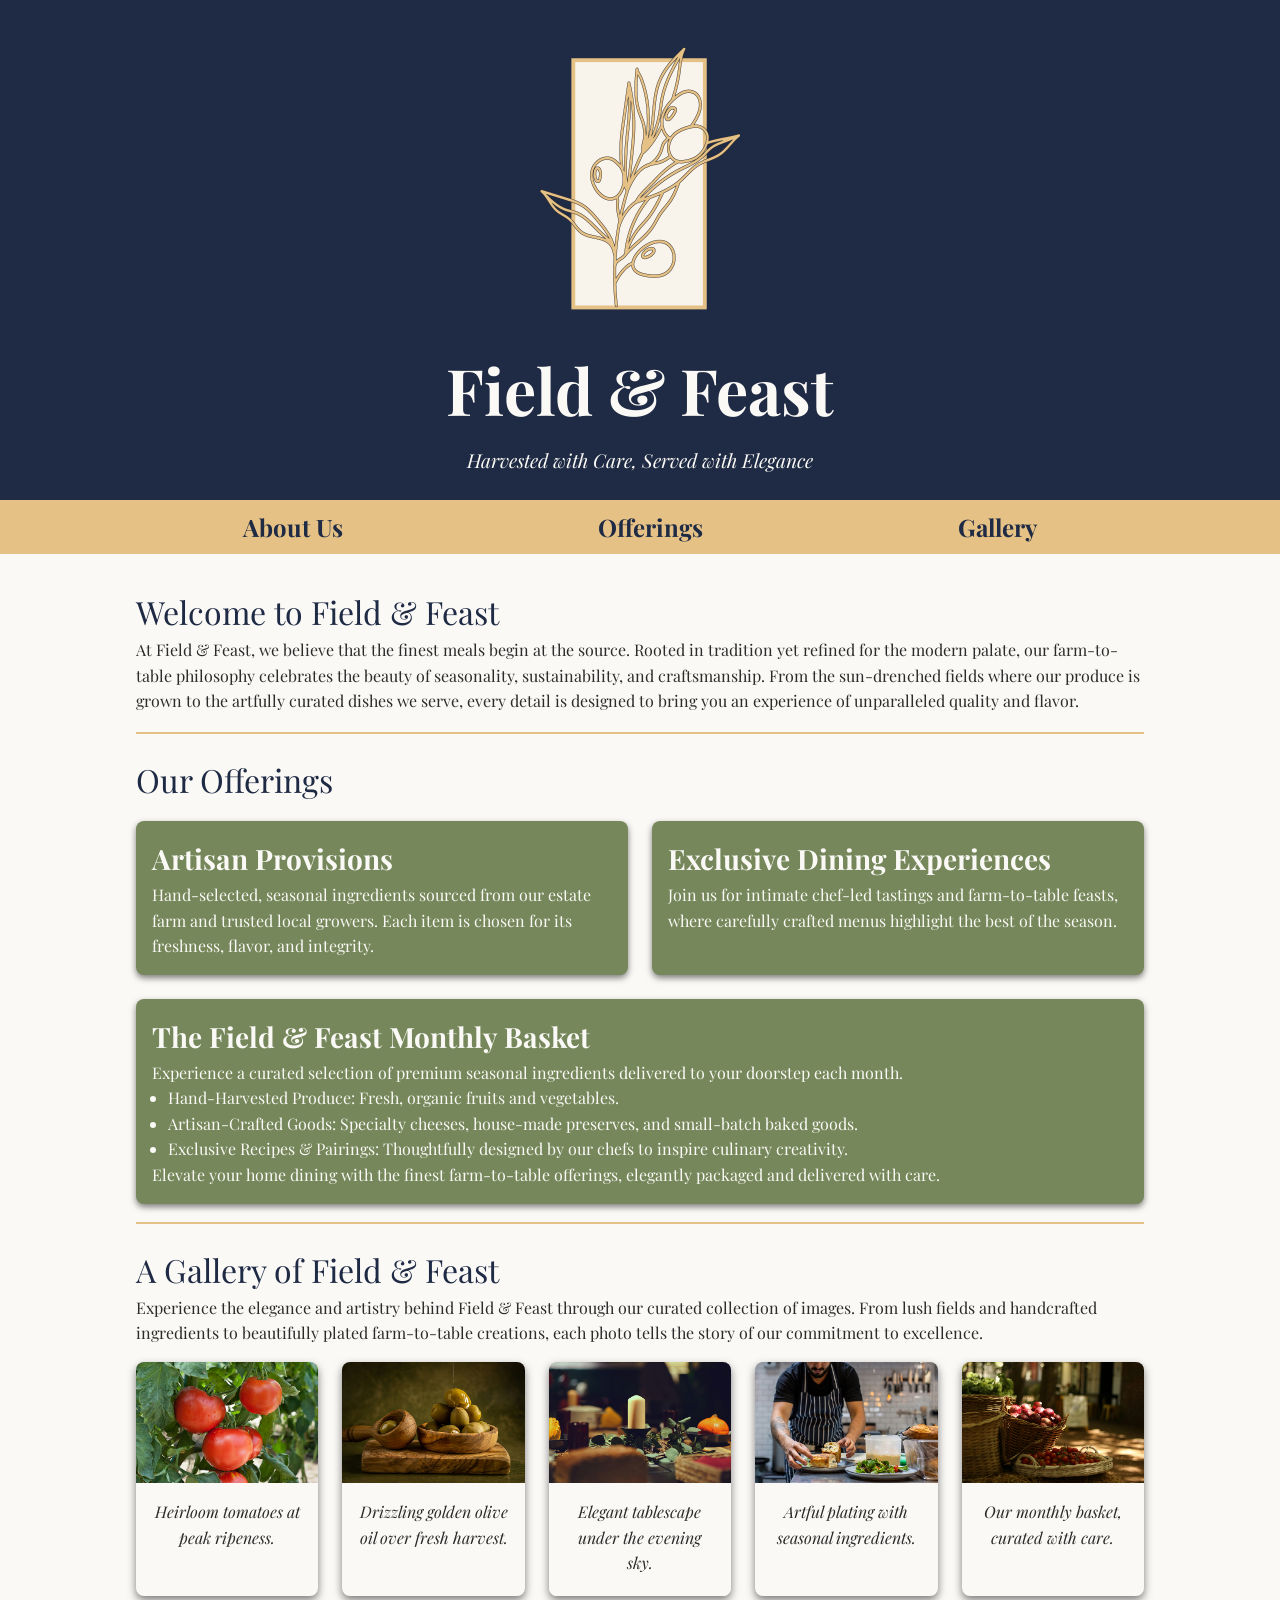
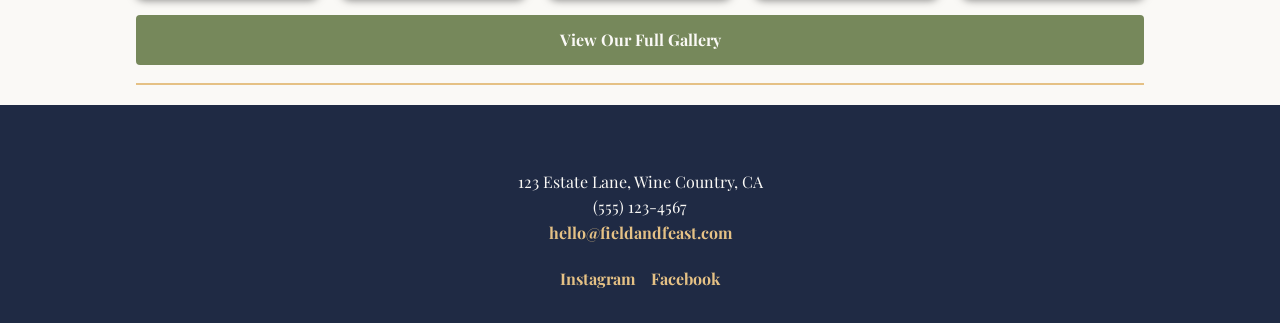
<file: index.html>
<!DOCTYPE html>
<html lang="en">
<head>
    <meta charset="UTF-8">
    <meta name="viewport" content="width=device-width, initial-scale=1">
    <title>Field & Feast</title>
    <link rel="stylesheet" href="styles.css">
</head>
<body>
    <header>
        <img src="images/fieldandfeast-logo.png" alt="Field & Feast Logo" class="logo">
        <h1>Field & Feast</h1>
        <p class="tagline">Harvested with Care, Served with Elegance</p>
        <nav>
            <ul>
                <li><a href="#about">About Us</a></li>
                <li><a href="#offerings">Offerings</a></li>
                <li><a href="#gallery">Gallery</a></li>
            </ul>
        </nav>
    </header>

    <main>
        <section id="about">
            <h2>Welcome to Field & Feast</h2>
            <p>At Field & Feast, we believe that the finest meals begin at the source. Rooted in tradition yet refined for the modern palate, our farm-to-table philosophy celebrates the beauty of seasonality, sustainability, and craftsmanship. From the sun-drenched fields where our produce is grown to the artfully curated dishes we serve, every detail is designed to bring you an experience of unparalleled quality and flavor.</p>
        </section>

        <section id="offerings">
            <h2>Our Offerings</h2>
            <div class="offerings-grid">
                <div class="offering">
                    <h3>Artisan Provisions</h3>
                    <p>Hand-selected, seasonal ingredients sourced from our estate farm and trusted local growers. Each item is chosen for its freshness, flavor, and integrity.</p>
                </div>

                <div class="offering">
                    <h3>Exclusive Dining Experiences</h3>
                    <p>Join us for intimate chef-led tastings and farm-to-table feasts, where carefully crafted menus highlight the best of the season.</p>
                </div>

                <div class="offering">
                    <h3>The Field &amp; Feast Monthly Basket</h3>
                    <p>Experience a curated selection of premium seasonal ingredients delivered to your doorstep each month.</p>
                    <ul>
                        <li>Hand-Harvested Produce: Fresh, organic fruits and vegetables.</li>
                        <li>Artisan-Crafted Goods: Specialty cheeses, house-made preserves, and small-batch baked goods.</li>
                        <li>Exclusive Recipes &amp; Pairings: Thoughtfully designed by our chefs to inspire culinary creativity.</li>
                    </ul>
                    <p>Elevate your home dining with the finest farm-to-table offerings, elegantly packaged and delivered with care.</p>
                </div>
            </div>
        </section>

        <section id="gallery">
            <h2>A Gallery of Field & Feast</h2>
            <p>Experience the elegance and artistry behind Field & Feast through our curated collection of images. From lush fields and handcrafted ingredients to beautifully plated farm-to-table creations, each photo tells the story of our commitment to excellence.</p>
            
            <div class="gallery-grid">
                <figure>
                    <picture>
                        <source media="(min-width: 600px)" srcset="images/tomatoes-600w.jpg">
                        <source media="(min-width: 300px)" srcset="images/tomatoes-300w.jpg">
                        <img src="images/tomatoes-200w.jpg" alt="Heirloom tomatoes at peak ripeness" loading="lazy">
                    </picture>
                    <figcaption>Heirloom tomatoes at peak ripeness.</figcaption>
                </figure>

                <figure>
                    <picture>
                        <source media="(min-width: 600px)" srcset="images/olive-oil-600w.jpg">
                        <source media="(min-width: 300px)" srcset="images/olive-oil-300w.jpg">
                        <img src="images/olive-oil-200w.jpg" alt="Drizzling golden olive oil over fresh harvest" loading="lazy">
                    </picture>
                    <figcaption>Drizzling golden olive oil over fresh harvest.</figcaption>
                </figure>

                <figure>
                    <picture>
                        <source media="(min-width: 600px)" srcset="images/table-setting-600w.jpg">
                        <source media="(min-width: 300px)" srcset="images/table-setting-300w.jpg">
                        <img src="images/table-setting-200w.jpg" alt="Elegant tablescape under the evening sky" loading="lazy">
                    </picture>
                    <figcaption>Elegant tablescape under the evening sky.</figcaption>
                </figure>

                <figure>
                    <picture>
                        <source media="(min-width: 600px)" srcset="images/chef-plating-600w.jpg">
                        <source media="(min-width: 300px)" srcset="images/chef-plating-300w.jpg">
                        <img src="images/chef-plating-200w.jpg" alt="Artful plating with seasonal ingredients" loading="lazy">
                    </picture>
                    <figcaption>Artful plating with seasonal ingredients.</figcaption>
                </figure>

                <figure>
                    <picture>
                        <source media="(min-width: 600px)" srcset="images/basket-600w.jpg">
                        <source media="(min-width: 300px)" srcset="images/basket-300w.jpg">
                        <img src="images/basket-200w.jpg" alt="Our monthly basket, curated with care" loading="lazy">
                    </picture>
                    <figcaption>Our monthly basket, curated with care.</figcaption>
                </figure>
            </div>
            
            <a href="#" class="gallery-link">View Our Full Gallery</a>
        </section>
    </main>

    <footer>
        <address>
            123 Estate Lane, Wine Country, CA<br>
            <a href="tel:+15551234567">(555) 123-4567</a><br>
            <a href="mailto:hello@fieldandfeast.com">hello@fieldandfeast.com</a>
        </address>
        <div class="social">
            <a href="#" class="social-link">Instagram</a>
            <a href="#" class="social-link">Facebook</a>
        </div>
    </footer>
</body>
</html>
</file>
<file: styles.css>
/* CSS BY Jesus Sanchez */

/* IMPORTED FONTS */

@import url('https://fonts.googleapis.com/css2?family=Playfair+Display:ital,wght@0,400..900;1,400..900&display=swap');

/* CSS RESET */
* {
    margin: 0;
    padding: 0;
    box-sizing: border-box;
}

/* ROOT VARIABLES */

:root {
    --midnight-blue: #1F2A44;    
    --olive-green: #76885B;    
    --champagne-gold: #E5C185;   
    --linen: #F8F4EC;       
    --dark-charcoal: #2B2B2B;  
    --soft-white: #FAF9F6;     
}

/* GLOBAL STYLES (mobile first/small) */
body {
    font-family: 'Playfair Display', serif;
    background-color: var(--soft-white);
    color: var(--dark-charcoal);
    line-height: 1.6;/* Set line height for readability */
}

/* Paragraph styles */
p {
    font-size: 1rem;/
}

/* Header Styles */
header {
    background-color: var(--midnight-blue); 
    color: var(--soft-white);               
    text-align: center;
    padding: 2rem 0 0 0;
}

/* Logo styling */
.logo {
    max-width: 200px;/* Set maximum width */
    height: auto;
    margin-bottom: 0;
}

/* Main title styling */
h1 {
    font-size: 4rem;
    margin-bottom: 0.25rem;
}

/* Tagline styling */
.tagline {
    color: var(--soft-white);
    margin-bottom: 1.5rem;
    font-style: italic;
    font-size: 1.2rem; 
}

/* Navigation styling */
nav {
    background-color: var(--champagne-gold);
    padding: 0.25rem ;/* Vertical padding */
    margin-top: 1rem;/* Space above nav */
}


nav ul {
    list-style: none;/* Remove bullets */
    display: flex;
    justify-content: space-evenly;/* Even spacing */
    margin: 0 auto;    
    /* Center horizontally */
}

/* Navigation links */
nav a {
    color: var(--midnight-blue);            
    text-decoration: none;                  
    font-size: 1.5rem;                      
    font-weight: bold;                
    padding: .25rem 1rem;/* Padding around links */
    display: block;                        
}

/* Navigation hover state */
nav a:hover {
    color: var(--soft-white);/* White text on hover */
}

/* Main content area */
main {
    padding: 1.75rem;/* Padding around main content */
}

/* Section styling */
section {
    margin-bottom: 2.5rem;/* Space between sections */
    position: relative;
}

/* Section separator gold line*/
section::after {
    content: "";/* Empty content for line */
    display: block;/* Block display */
    width: 100%;/* Full width */
    height: 2px;/* Thin line */
    background-color: var(--champagne-gold);
    position: absolute;/* Absolute positioning */
    bottom: -1.25rem;
}

h2 {
    color: var(--midnight-blue); 
    font-size: 2rem; 
    margin: 0;/* Space below */
    font-weight: normal;
}
#about{
  margin-top: 2rem;
  
}

/* Offerings grid container */
.offerings-grid {
    display: grid;/* Grid layout */
    gap: 1rem;/* Space between items */
    margin-top: 1rem; /* Space above grid */
}

/* Individual offering cards */
.offering {
    background-color: var(--olive-green);
    padding: 1rem;/* Inner spacing */
    border-radius: 8px;/* Rounded corners */
    color: var(--soft-white);/* White text */
    box-shadow: 0 3px 6px rgba(0, 0, 0, 0.5); /* Subtle shadow */
}

/* Offering card headings */
.offering h3 {
    color: var(--soft-white);     
    margin-bottom: 0;           
    font-size: 1.75rem;                   
}


.offerings-grid ul {
    margin: 0;/* Vertical spacing */
    padding-left: 1rem;/* List indent */
}

/* Gallery grid container */
.gallery-grid {
    display: grid;/* Grid layout */
    gap: 1rem; /* Space between items */
    margin-top: 1rem;/* Space above grid */
}

/* Gallery figure containers */
figure {
    margin: 0;/* Remove margin */
    background-color: var(--soft-white);  
    border-radius: 8px;/* Round corners */
    box-shadow: 0 4px 8px rgba(0, 0, 0, 0.5); /* Shadow effect */
    overflow: hidden;/* Hide overflow */
}

/* Gallery images */
figure img {
    width: 100%;                           
    height: auto;/* Maintain aspect ratio */
    display: block;/* Remove space below */
}

/* Image captions */
figcaption {
    padding: 0.5rem 1rem;
    text-align: center;                    
    color: var(--dark-charcoal);           
    background-color: var(--soft-white);   
    font-style: italic;                   
    font-size: .9rem;/* Smaller caption text */
}

/* Gallery link button */
.gallery-link {
    display: block;                        
    width: 100%;                          
    margin-top: 1.2rem;                 
    padding: .75rem;                       
    background-color: var(--olive-green);  
    color: var(--soft-white);            
    text-decoration: none;/* Remove underline */
    border-radius: 4px; /* Rounded corners */
    transition: background-color 0.3s ease;/* Smooth hover */
    text-align: center;               
    font-weight: bold;                      
}

/* Gallery link hover state */
.gallery-link:hover {
    background-color: var(--midnight-blue);
}

/* Footer styling */
footer {
    background-color: var(--midnight-blue);
    color: var(--soft-white);              
    padding: 4rem 0 2rem 0;                        
    text-align: center;           

}
/* Footer address styling */
footer address {
    font-style: normal;                  
    margin-bottom: 1.25rem;             
}

/* Footer links */
footer a {
    color: var(--champagne-gold);      
    text-decoration: none;  
}

/* Footer phone number */
footer a[href^="tel"] {
    color: var(--soft-white); 
}

/* Footer link hover */
footer a:hover {
    text-decoration: underline;  
}

/* Social links container */
.social {
    margin-top: 1.25rem;  
    display: flex;
    justify-content: center;
    gap: 1rem;
}

/* Social link text */
.social-link {
    font-weight: bold;
}

/* Bold email address in footer */
footer a[href^="mailto"] {
    color: var(--champagne-gold);
    font-weight: bold;
}

/* Tablet breakpoint at 600px */
@media screen and (min-width: 600px) {
    /* Two-column layout for offerings */
    .offerings-grid {
        grid-template-columns: repeat(2, 1fr);
        gap: 1.5rem;
    }
    .offerings-grid .offering:nth-child(3) {
        grid-column: 1 / -1;/* span offering basket div across two columns */
    }

    /* Two-column gallery with increased gap */
    .gallery-grid {
        grid-template-columns: repeat(2, 1fr); 
        gap: 1.5rem;
    }
}
/*900px breakpoint*/
@media screen and (min-width: 900px) {

    /* Three-column gallery */
    .gallery-grid {
        grid-template-columns: repeat(3, 1fr);
    }

    main {
        padding: 1.5rem 2.5rem; /* increase padding for larger screens */
    }
}
/*breakpoint at 1200px */
@media screen and (min-width: 1200px) {
    /* Content width limit and increased padding */
    main {
        max-width: 1200px;
        margin: 0 auto;
        padding: 0 6rem;
    }
    nav ul {
     
      justify-content: space-evenly;
  }

    /* Five-column gallery increase captions */
    .gallery-grid {
        grid-template-columns: repeat(5, 1fr);
    }
    figcaption {
      padding: 1rem 1rem 1.25rem;
      font-size: 1rem;
    }

}
</file>
